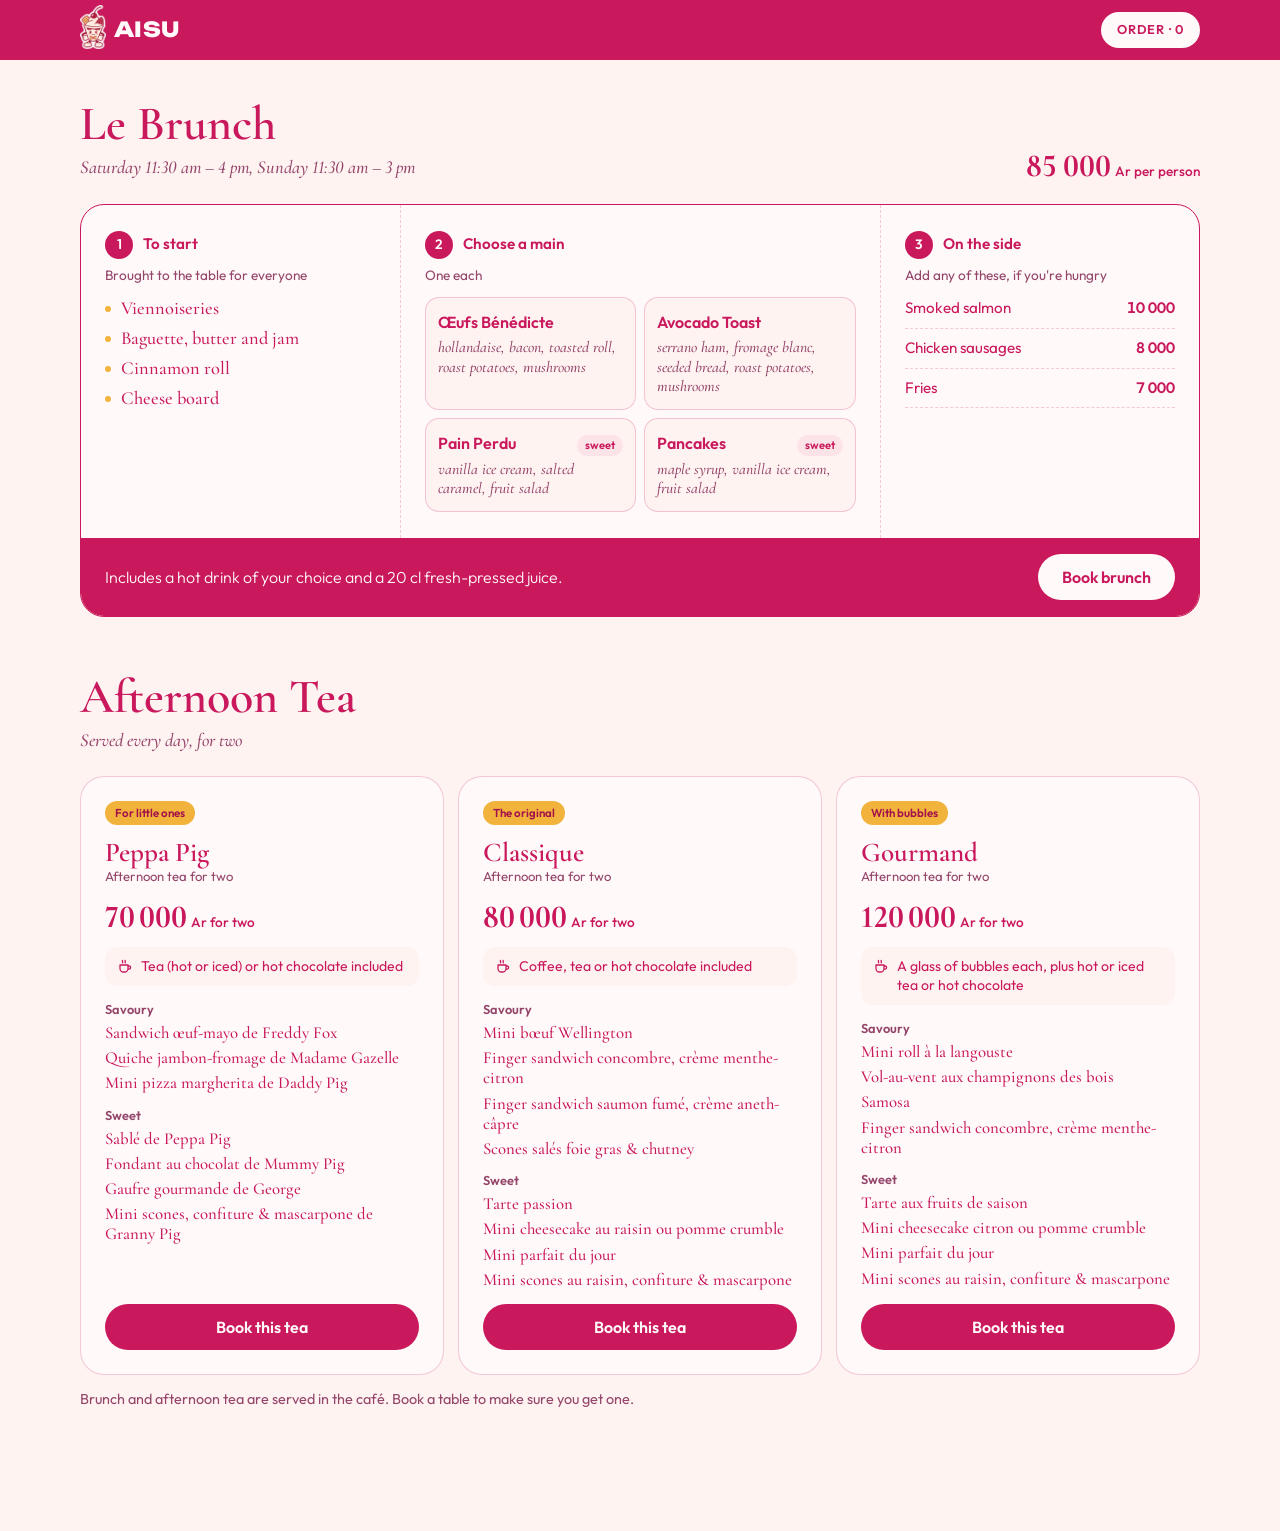
<file: dev/proposals/courses.html>
<!doctype html><html lang="en"><head><meta charset="utf-8"><meta name="viewport" content="width=device-width,initial-scale=1">
<title>Courses proposal</title><link rel="stylesheet" href="proto.css"><link rel="stylesheet" href="courses.css"></head>
<body><div id="app"></div>
<script src="../../assets/menu-data.js"></script><script src="common.js"></script><script src="courses.js"></script></body></html>
</file>
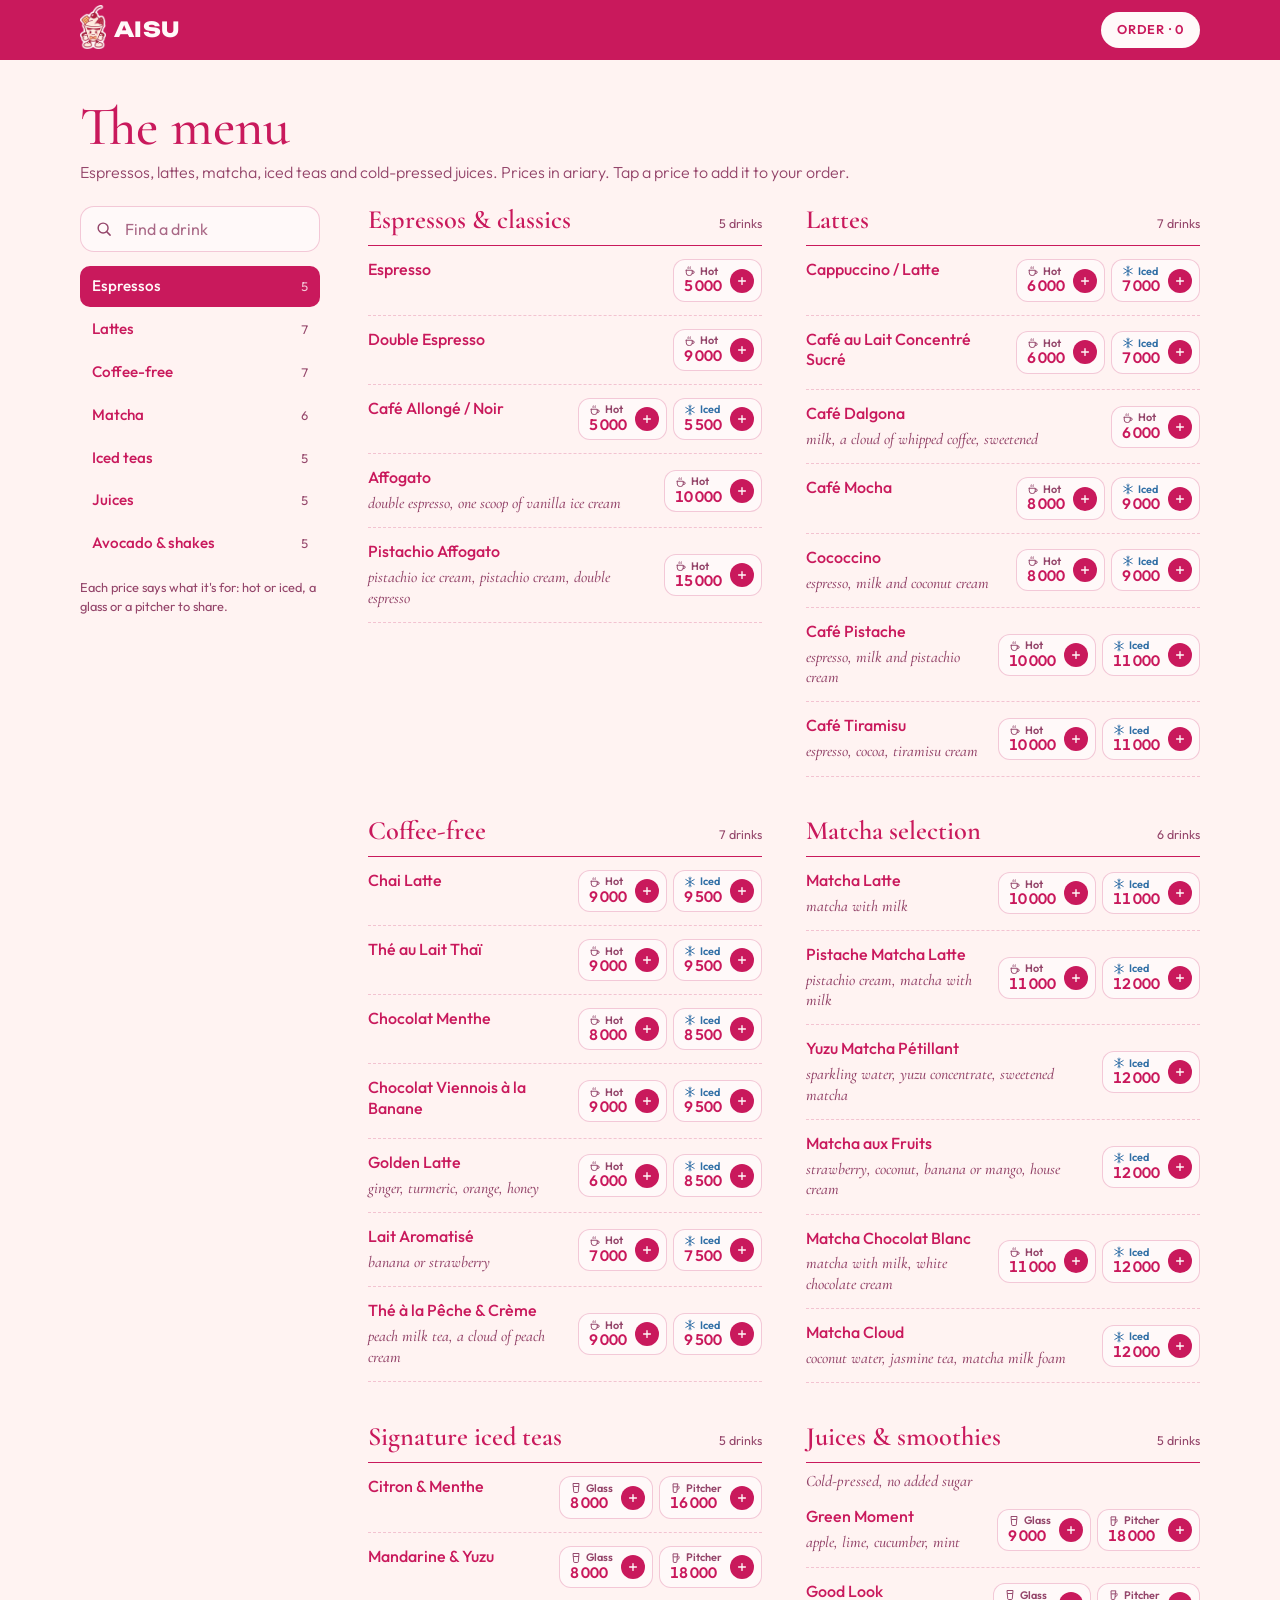
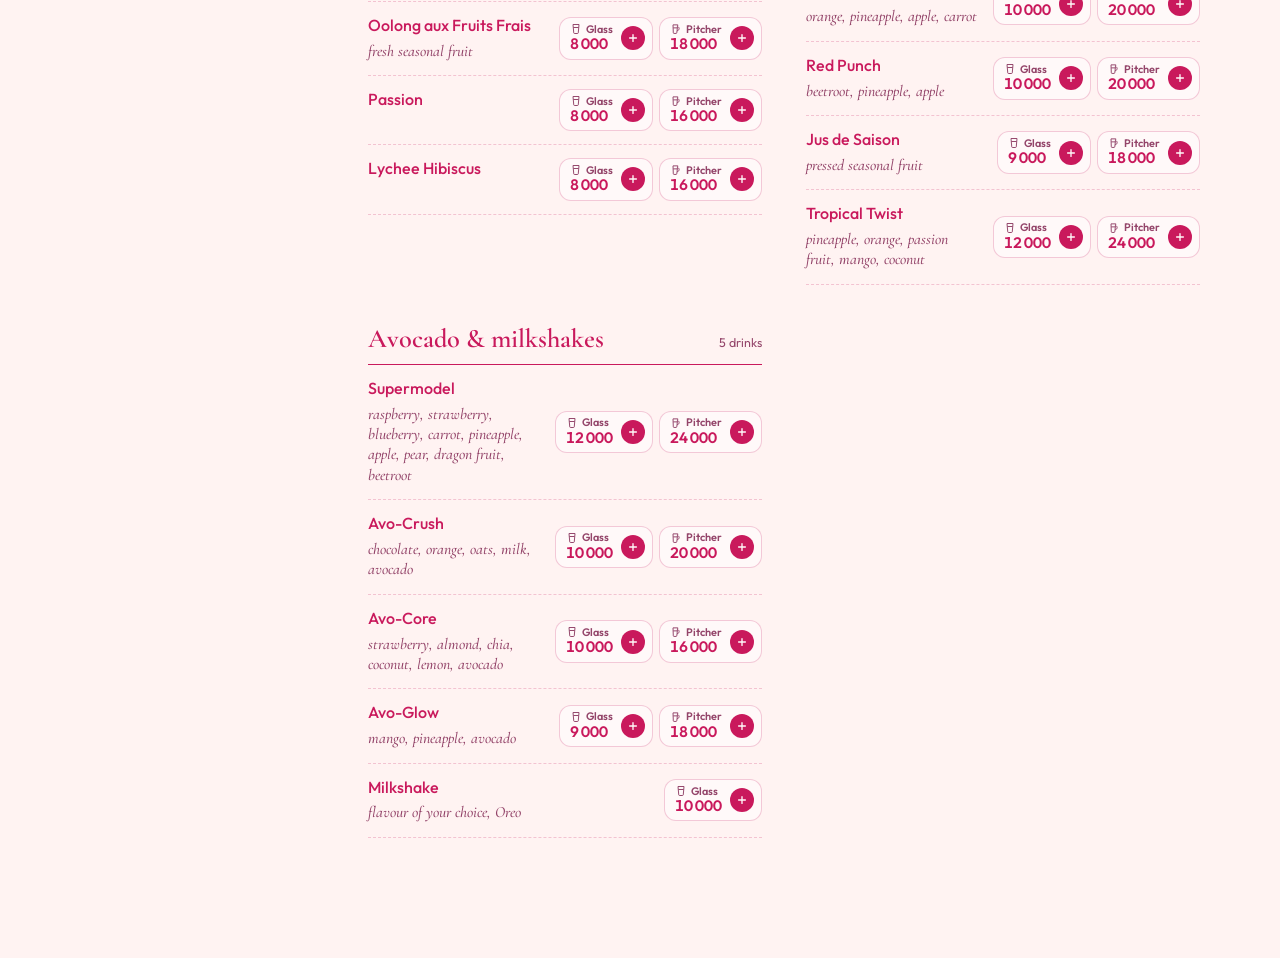
<file: dev/proposals/menu-a.html>
<!doctype html><html lang="en"><head><meta charset="utf-8"><meta name="viewport" content="width=device-width,initial-scale=1">
<title>Menu proposal A</title><link rel="stylesheet" href="proto.css"><link rel="stylesheet" href="menu-a.css"></head>
<body><div id="app"></div>
<script src="../../assets/menu-data.js"></script><script src="common.js"></script><script src="menu-a.js"></script></body></html>
</file>
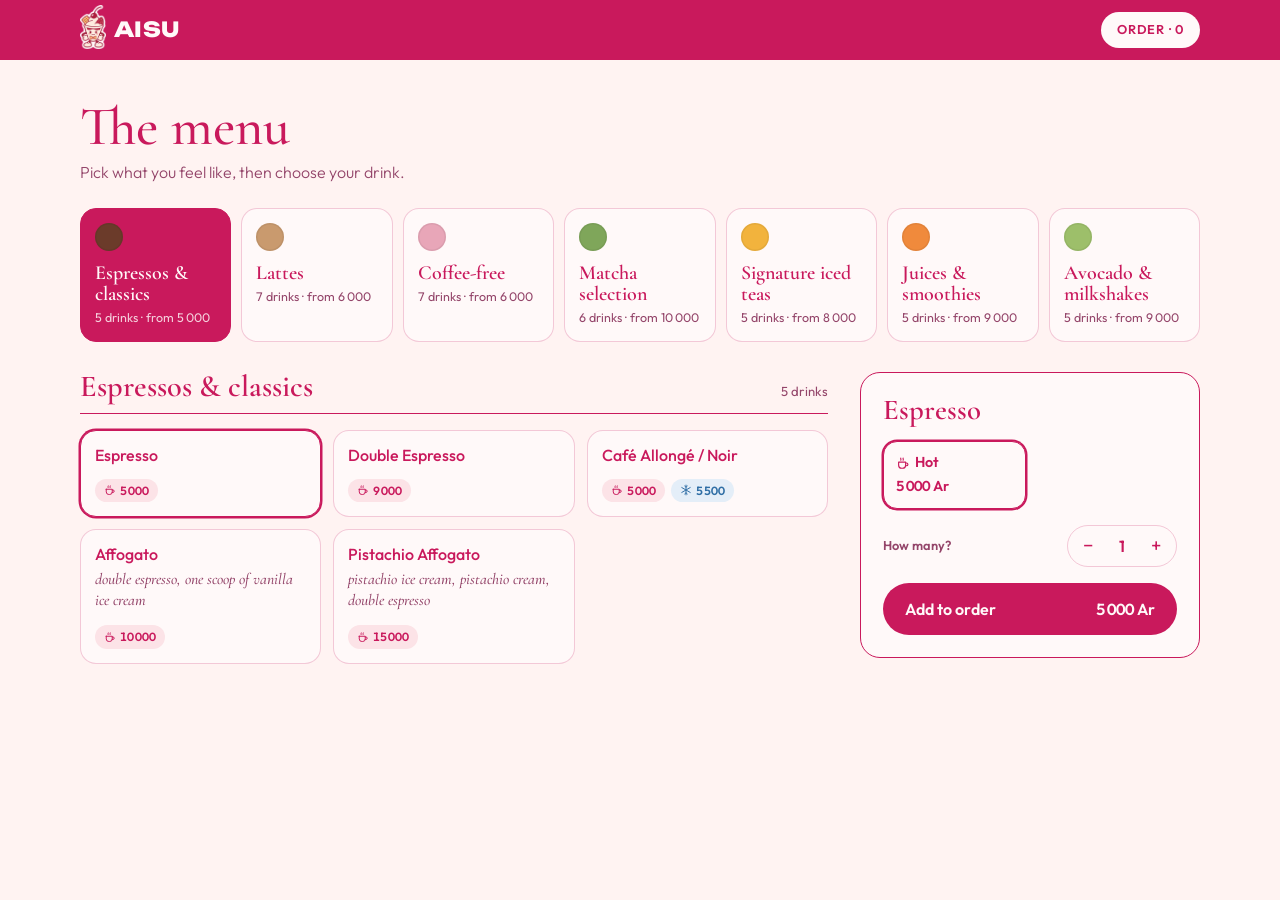
<file: dev/proposals/menu-b.html>
<!doctype html><html lang="en"><head><meta charset="utf-8"><meta name="viewport" content="width=device-width,initial-scale=1">
<title>Menu proposal B</title><link rel="stylesheet" href="proto.css"><link rel="stylesheet" href="menu-b.css"></head>
<body><div id="app"></div>
<script src="../../assets/menu-data.js"></script><script src="common.js"></script><script src="menu-b.js"></script></body></html>
</file>
<file: dev/proposals/proto.css>
@font-face{font-family:'Unbounded';font-style:normal;font-weight:700;font-display:swap;src:url(../../fonts/unbounded-latin-700-normal.woff2) format('woff2');unicode-range:U+0000-00FF,U+0131,U+0152-0153,U+02BB-02BC,U+02C6,U+02DA,U+02DC,U+2000-206F,U+20AC,U+2122,U+2191,U+2193,U+2212,U+2215,U+FEFF,U+FFFD}
@font-face{font-family:'Unbounded';font-style:normal;font-weight:700;font-display:swap;src:url(../../fonts/unbounded-latin-ext-700-normal.woff2) format('woff2');unicode-range:U+0100-02AF,U+0304,U+0308,U+0329,U+1E00-1E9F,U+1EF2-1EFF,U+2020,U+20A0-20AB,U+20AD-20C0,U+2113,U+2C60-2C7F,U+A720-A7FF}
@font-face{font-family:'Unbounded';font-style:normal;font-weight:800;font-display:swap;src:url(../../fonts/unbounded-latin-800-normal.woff2) format('woff2');unicode-range:U+0000-00FF,U+0131,U+0152-0153,U+02BB-02BC,U+02C6,U+02DA,U+02DC,U+2000-206F,U+20AC,U+2122,U+2191,U+2193,U+2212,U+2215,U+FEFF,U+FFFD}
@font-face{font-family:'Unbounded';font-style:normal;font-weight:800;font-display:swap;src:url(../../fonts/unbounded-latin-ext-800-normal.woff2) format('woff2');unicode-range:U+0100-02AF,U+0304,U+0308,U+0329,U+1E00-1E9F,U+1EF2-1EFF,U+2020,U+20A0-20AB,U+20AD-20C0,U+2113,U+2C60-2C7F,U+A720-A7FF}
@font-face{font-family:'Cormorant Garamond';font-style:normal;font-weight:500;font-display:swap;src:url(../../fonts/cormorant-garamond-latin-500-normal.woff2) format('woff2');unicode-range:U+0000-00FF,U+0131,U+0152-0153,U+02BB-02BC,U+02C6,U+02DA,U+02DC,U+2000-206F,U+20AC,U+2122,U+2191,U+2193,U+2212,U+2215,U+FEFF,U+FFFD}
@font-face{font-family:'Cormorant Garamond';font-style:normal;font-weight:500;font-display:swap;src:url(../../fonts/cormorant-garamond-latin-ext-500-normal.woff2) format('woff2');unicode-range:U+0100-02AF,U+0304,U+0308,U+0329,U+1E00-1E9F,U+1EF2-1EFF,U+2020,U+20A0-20AB,U+20AD-20C0,U+2113,U+2C60-2C7F,U+A720-A7FF}
@font-face{font-family:'Cormorant Garamond';font-style:normal;font-weight:600;font-display:swap;src:url(../../fonts/cormorant-garamond-latin-600-normal.woff2) format('woff2');unicode-range:U+0000-00FF,U+0131,U+0152-0153,U+02BB-02BC,U+02C6,U+02DA,U+02DC,U+2000-206F,U+20AC,U+2122,U+2191,U+2193,U+2212,U+2215,U+FEFF,U+FFFD}
@font-face{font-family:'Cormorant Garamond';font-style:normal;font-weight:600;font-display:swap;src:url(../../fonts/cormorant-garamond-latin-ext-600-normal.woff2) format('woff2');unicode-range:U+0100-02AF,U+0304,U+0308,U+0329,U+1E00-1E9F,U+1EF2-1EFF,U+2020,U+20A0-20AB,U+20AD-20C0,U+2113,U+2C60-2C7F,U+A720-A7FF}
@font-face{font-family:'Cormorant Garamond';font-style:normal;font-weight:700;font-display:swap;src:url(../../fonts/cormorant-garamond-latin-700-normal.woff2) format('woff2');unicode-range:U+0000-00FF,U+0131,U+0152-0153,U+02BB-02BC,U+02C6,U+02DA,U+02DC,U+2000-206F,U+20AC,U+2122,U+2191,U+2193,U+2212,U+2215,U+FEFF,U+FFFD}
@font-face{font-family:'Cormorant Garamond';font-style:normal;font-weight:700;font-display:swap;src:url(../../fonts/cormorant-garamond-latin-ext-700-normal.woff2) format('woff2');unicode-range:U+0100-02AF,U+0304,U+0308,U+0329,U+1E00-1E9F,U+1EF2-1EFF,U+2020,U+20A0-20AB,U+20AD-20C0,U+2113,U+2C60-2C7F,U+A720-A7FF}
@font-face{font-family:'Cormorant Garamond';font-style:italic;font-weight:500;font-display:swap;src:url(../../fonts/cormorant-garamond-latin-500-italic.woff2) format('woff2');unicode-range:U+0000-00FF,U+0131,U+0152-0153,U+02BB-02BC,U+02C6,U+02DA,U+02DC,U+2000-206F,U+20AC,U+2122,U+2191,U+2193,U+2212,U+2215,U+FEFF,U+FFFD}
@font-face{font-family:'Cormorant Garamond';font-style:italic;font-weight:500;font-display:swap;src:url(../../fonts/cormorant-garamond-latin-ext-500-italic.woff2) format('woff2');unicode-range:U+0100-02AF,U+0304,U+0308,U+0329,U+1E00-1E9F,U+1EF2-1EFF,U+2020,U+20A0-20AB,U+20AD-20C0,U+2113,U+2C60-2C7F,U+A720-A7FF}
@font-face{font-family:'Outfit';font-style:normal;font-weight:300;font-display:swap;src:url(../../fonts/outfit-latin-300-normal.woff2) format('woff2');unicode-range:U+0000-00FF,U+0131,U+0152-0153,U+02BB-02BC,U+02C6,U+02DA,U+02DC,U+2000-206F,U+20AC,U+2122,U+2191,U+2193,U+2212,U+2215,U+FEFF,U+FFFD}
@font-face{font-family:'Outfit';font-style:normal;font-weight:300;font-display:swap;src:url(../../fonts/outfit-latin-ext-300-normal.woff2) format('woff2');unicode-range:U+0100-02AF,U+0304,U+0308,U+0329,U+1E00-1E9F,U+1EF2-1EFF,U+2020,U+20A0-20AB,U+20AD-20C0,U+2113,U+2C60-2C7F,U+A720-A7FF}
@font-face{font-family:'Outfit';font-style:normal;font-weight:400;font-display:swap;src:url(../../fonts/outfit-latin-400-normal.woff2) format('woff2');unicode-range:U+0000-00FF,U+0131,U+0152-0153,U+02BB-02BC,U+02C6,U+02DA,U+02DC,U+2000-206F,U+20AC,U+2122,U+2191,U+2193,U+2212,U+2215,U+FEFF,U+FFFD}
@font-face{font-family:'Outfit';font-style:normal;font-weight:400;font-display:swap;src:url(../../fonts/outfit-latin-ext-400-normal.woff2) format('woff2');unicode-range:U+0100-02AF,U+0304,U+0308,U+0329,U+1E00-1E9F,U+1EF2-1EFF,U+2020,U+20A0-20AB,U+20AD-20C0,U+2113,U+2C60-2C7F,U+A720-A7FF}
@font-face{font-family:'Outfit';font-style:normal;font-weight:500;font-display:swap;src:url(../../fonts/outfit-latin-500-normal.woff2) format('woff2');unicode-range:U+0000-00FF,U+0131,U+0152-0153,U+02BB-02BC,U+02C6,U+02DA,U+02DC,U+2000-206F,U+20AC,U+2122,U+2191,U+2193,U+2212,U+2215,U+FEFF,U+FFFD}
@font-face{font-family:'Outfit';font-style:normal;font-weight:500;font-display:swap;src:url(../../fonts/outfit-latin-ext-500-normal.woff2) format('woff2');unicode-range:U+0100-02AF,U+0304,U+0308,U+0329,U+1E00-1E9F,U+1EF2-1EFF,U+2020,U+20A0-20AB,U+20AD-20C0,U+2113,U+2C60-2C7F,U+A720-A7FF}
@font-face{font-family:'Outfit';font-style:normal;font-weight:600;font-display:swap;src:url(../../fonts/outfit-latin-600-normal.woff2) format('woff2');unicode-range:U+0000-00FF,U+0131,U+0152-0153,U+02BB-02BC,U+02C6,U+02DA,U+02DC,U+2000-206F,U+20AC,U+2122,U+2191,U+2193,U+2212,U+2215,U+FEFF,U+FFFD}
@font-face{font-family:'Outfit';font-style:normal;font-weight:600;font-display:swap;src:url(../../fonts/outfit-latin-ext-600-normal.woff2) format('woff2');unicode-range:U+0100-02AF,U+0304,U+0308,U+0329,U+1E00-1E9F,U+1EF2-1EFF,U+2020,U+20A0-20AB,U+20AD-20C0,U+2113,U+2C60-2C7F,U+A720-A7FF}
@font-face{font-family:'Ms Madi';font-style:normal;font-weight:400;font-display:swap;src:url(../../fonts/ms-madi-latin-400-normal.woff2) format('woff2');unicode-range:U+0000-00FF,U+0131,U+0152-0153,U+02BB-02BC,U+02C6,U+02DA,U+02DC,U+2000-206F,U+20AC,U+2122,U+2191,U+2193,U+2212,U+2215,U+FEFF,U+FFFD}
@font-face{font-family:'Ms Madi';font-style:normal;font-weight:400;font-display:swap;src:url(../../fonts/ms-madi-latin-ext-400-normal.woff2) format('woff2');unicode-range:U+0100-02AF,U+0304,U+0308,U+0329,U+1E00-1E9F,U+1EF2-1EFF,U+2020,U+20A0-20AB,U+20AD-20C0,U+2113,U+2C60-2C7F,U+A720-A7FF}
:root{
  --cream:#FFF3F2;
  --paper:#FFF9F9;
  --cream-2:#FCE3E7;
  --wine:#C9195C;
  --wine-dk:#A3124A;
  --wine-rib:#DC3473;
  --gold:#F2B33D;
  --gold-lt:#F5C35A;
  --muted:#94456A;
  --line:rgba(201,25,92,.22);
  --ok:#2E6B47;
  --err:#B3261E;

  --f-mark:"Unbounded", "Arial Black", "Helvetica Neue", sans-serif;
  --f-display:"Cormorant Garamond", "Iowan Old Style", Georgia, serif;
  --f-script:"Ms Madi", "Brush Script MT", cursive;
  --f-body:"Outfit", "Helvetica Neue", Arial, system-ui, sans-serif;

  --t-xs:.75rem; --t-sm:.875rem; --t-base:1rem; --t-md:1.125rem; --t-lg:1.5rem;
  --t-xl:clamp(2.2rem,4.4vw,3.4rem); --t-hero:clamp(2.3rem,4.6vw,3.9rem);
  --cell:56px;
  color-scheme:light;
}
*,*::before,*::after{box-sizing:border-box;margin:0}
html{-webkit-text-size-adjust:100%}
body{background:var(--cream);color:var(--wine);font-family:var(--f-body);font-size:16px;line-height:1.5;-webkit-font-smoothing:antialiased;font-variant-numeric:lining-nums}
button{font:inherit;color:inherit}
img{display:block;max-width:100%}
.mark{font-family:var(--f-mark);font-weight:800;letter-spacing:.02em}
/* site header, as on the live site */
.nav{position:sticky;top:0;z-index:50;background:var(--wine);color:var(--paper)}
.nav .in{max-width:1160px;margin:0 auto;padding:0 20px;height:60px;display:flex;align-items:center;gap:8px}
.nav img{height:44px;width:auto;margin:-12px 0;transform:translateY(-3px)}
.nav .mark{font-size:1.3rem}
.nav .sp{flex:1}
.nav .ord{background:var(--paper);color:var(--wine);border-radius:999px;padding:8px 16px;font-size:.8rem;font-weight:600;letter-spacing:.06em}
.tabbar{position:fixed;left:0;right:0;bottom:0;height:68px;background:var(--paper);border-top:1px solid var(--line);display:none}
@media (max-width:760px){.tabbar{display:block}}
</file>
<file: dev/proposals/courses.css>
/* Courses: brunch as a three-step set menu, afternoon tea as a side-by-side comparison */
.wrap{max-width:1160px;margin:0 auto;padding:40px 20px 120px;display:grid;gap:56px}
.c-head{display:flex;justify-content:space-between;align-items:end;gap:20px;flex-wrap:wrap;margin-bottom:22px}
.c-head h2{font-family:var(--f-display);font-weight:600;font-size:clamp(2.2rem,4.4vw,3rem);line-height:1}
.c-head .when{font-family:var(--f-display);font-style:italic;font-size:1.15rem;color:var(--muted);margin-top:6px}
.price{font-family:var(--f-display);font-weight:700;font-size:2rem;line-height:1;font-variant-numeric:lining-nums}
.price small{font-family:var(--f-body);font-size:.85rem;font-weight:500;margin-left:4px}
.btn{display:inline-flex;align-items:center;justify-content:center;height:46px;padding:0 24px;border-radius:999px;background:var(--wine);color:var(--paper);font-weight:600;text-decoration:none;border:0}
.btn.ghost{background:none;color:var(--wine);border:1.5px solid var(--wine)}
/* brunch steps */
.set{display:grid;grid-template-columns:1fr 1.5fr 1fr;border:1.5px solid var(--wine);border-radius:24px;background:var(--paper);overflow:hidden}
.step{padding:26px 24px;display:grid;gap:12px;align-content:start}
.step + .step{border-left:1.5px dashed var(--line)}
.step .n{display:flex;align-items:center;gap:10px;font-weight:600;font-size:.95rem}
.step .n i{font-style:normal;width:28px;height:28px;border-radius:50%;background:var(--wine);color:var(--paper);display:grid;place-items:center;font-size:.85rem}
.step .hint{font-size:.85rem;color:var(--muted);margin-top:-6px}
.step ul{list-style:none;padding:0;display:grid;gap:8px}
.starters li{font-family:var(--f-display);font-size:1.15rem;line-height:1.2;padding-left:16px;position:relative}
.starters li::before{content:"";position:absolute;left:0;top:.5em;width:6px;height:6px;border-radius:50%;background:var(--gold)}
.mains{grid-template-columns:repeat(2,minmax(0,1fr))}
.mains li{border:1.5px solid var(--line);border-radius:14px;padding:12px;display:grid;gap:4px;align-content:start;background:var(--cream)}
.mains b{font-weight:600;display:flex;justify-content:space-between;gap:6px;align-items:baseline}
.mains em{font-style:normal;font-size:.7rem;font-weight:600;background:var(--cream-2);border-radius:999px;padding:2px 8px;white-space:nowrap}
.mains span{font-family:var(--f-display);font-style:italic;color:var(--muted);font-size:.98rem;line-height:1.25}
.extras li{display:flex;justify-content:space-between;gap:10px;border-bottom:1px dashed var(--line);padding-bottom:8px;font-size:.95rem}
.extras li span:last-child{font-variant-numeric:tabular-nums;font-weight:600;white-space:nowrap}
.set-foot{grid-column:1 / -1;display:flex;align-items:center;justify-content:space-between;gap:16px;padding:16px 24px;background:var(--wine);color:var(--paper)}
.set-foot p{font-weight:300}
.set-foot .btn{background:var(--paper);color:var(--wine)}
/* afternoon tea comparison */
.seg{display:none}
.compare{display:grid;grid-template-columns:repeat(3,minmax(0,1fr));gap:14px}
.tea{border:1.5px solid var(--line);border-radius:24px;background:var(--paper);padding:24px;display:grid;gap:14px;align-content:start;grid-template-rows:auto auto auto 1fr auto}
.tea:hover{border-color:var(--wine)}
.tea h3{font-family:var(--f-display);font-weight:600;font-size:1.7rem;line-height:1.05}
.tea .for{font-size:.82rem;color:var(--muted)}
.tea .inc{display:flex;gap:8px;align-items:flex-start;background:var(--cream);border-radius:12px;padding:10px 12px;font-size:.88rem;line-height:1.35}
.tea .inc svg{width:16px;height:16px;flex:none;margin-top:1px}
.tray{display:grid;gap:12px}
.tray h4{font-size:.8rem;font-weight:600;color:var(--muted);margin-bottom:4px}
.tray ul{list-style:none;padding:0;display:grid;gap:5px}
.tray li{font-family:var(--f-display);font-size:1.05rem;line-height:1.2}
.badge{justify-self:start;font-size:.72rem;font-weight:600;border-radius:999px;padding:3px 10px;background:var(--gold);color:var(--wine-dk)}
.tea .btn{width:100%}
.note{font-size:.9rem;color:var(--muted);margin-top:14px}
@media (max-width:900px){
  .set{grid-template-columns:minmax(0,1fr)}
  .step + .step{border-left:0;border-top:1.5px dashed var(--line)}
  .set-foot{flex-direction:column;align-items:stretch;text-align:left}
  .set-foot .btn{width:100%}
  .seg{display:grid;grid-template-columns:repeat(3,minmax(0,1fr));gap:4px;background:var(--cream-2);border-radius:14px;padding:4px;margin-bottom:14px}
  .seg button{border:0;background:none;border-radius:10px;padding:8px 4px;display:grid;gap:1px;cursor:pointer}
  .seg button b{font-weight:600;font-size:.88rem}
  .seg button span{font-size:.76rem;color:var(--muted);font-variant-numeric:tabular-nums}
  .seg button[aria-pressed="true"]{background:var(--paper);box-shadow:0 1px 3px rgba(120,10,50,.15)}
  .compare{grid-template-columns:minmax(0,1fr)}
  .tea{display:none}
  .tea.pick{display:grid;box-shadow:none}
}
@media (max-width:420px){ .mains{grid-template-columns:minmax(0,1fr)} .wrap{gap:44px} }
</file>
<file: dev/proposals/menu-a.css>
/* Proposal A: the whole drinks menu on one page, always open */
.menu{max-width:1160px;margin:0 auto;padding:40px 20px 120px}
.m-head{display:grid;gap:6px;margin-bottom:22px}
.m-head h1{font-family:var(--f-display);font-weight:500;font-size:clamp(2.4rem,5vw,3.4rem);line-height:1}
.m-head p{color:var(--muted);font-weight:300}
.layout{display:grid;grid-template-columns:240px minmax(0,1fr);gap:48px;align-items:start}
/* finder: search + group index (sidebar on desktop, sticky chip bar on phones) */
.finder{position:sticky;top:84px;display:grid;grid-template-columns:minmax(0,1fr);gap:14px;min-width:0}
.search{display:flex;align-items:center;gap:10px;background:var(--paper);border:1.5px solid var(--line);border-radius:14px;padding:0 14px;height:46px}
.search svg{width:18px;height:18px;flex:none;color:var(--muted)}
.search input{border:0;background:none;font:inherit;color:var(--wine);width:100%;outline:none}
.search input::placeholder{color:var(--muted);opacity:.8}
.search:focus-within{border-color:var(--wine)}
.index{display:grid;gap:2px;list-style:none;padding:0}
.index a{display:flex;justify-content:space-between;align-items:baseline;gap:10px;padding:9px 12px;border-radius:10px;text-decoration:none;color:var(--wine);font-weight:500;font-size:.95rem}
.index a span{font-size:.78rem;color:var(--muted);font-weight:400;font-variant-numeric:tabular-nums}
.index a:hover{background:var(--cream-2)}
.index a[aria-current="true"]{background:var(--wine);color:var(--paper)}
.index a[aria-current="true"] span{color:rgba(255,249,249,.8)}
.legend{font-size:.8rem;color:var(--muted);line-height:1.5}
/* groups */
.groups{display:grid;grid-template-columns:repeat(2,minmax(0,1fr));gap:40px 44px}
.grp{scroll-margin-top:90px;min-width:0}
.grp h2{font-family:var(--f-display);font-weight:600;font-size:1.65rem;line-height:1.1;padding-bottom:10px;border-bottom:1.5px solid var(--wine);display:flex;justify-content:space-between;align-items:baseline;gap:12px}
.grp h2 small{font-family:var(--f-body);font-size:.78rem;font-weight:400;color:var(--muted)}
.grp .sub{font-family:var(--f-display);font-style:italic;color:var(--muted);margin-top:6px}
.items{list-style:none;padding:0}
.item{display:grid;grid-template-columns:minmax(0,1fr) auto;gap:6px 14px;align-items:center;padding:13px 0;border-bottom:1px dashed var(--line)}
.item b{font-weight:500;font-size:1rem;line-height:1.3}
.item .note{grid-column:1;font-family:var(--f-display);font-style:italic;color:var(--muted);font-size:.98rem;line-height:1.3}
.opts{grid-row:1 / span 2;grid-column:2;display:flex;gap:6px}
.opt{display:grid;grid-template-columns:auto auto;align-items:center;column-gap:8px;border:1.5px solid var(--line);background:var(--paper);border-radius:12px;padding:5px 7px 5px 10px;cursor:pointer;min-width:84px;text-align:left}
.opt .l{display:flex;align-items:center;gap:4px;font-size:.68rem;font-weight:600;color:var(--muted);line-height:1}
.opt .l svg{width:12px;height:12px}
.opt[data-col="cold"] .l{color:#2F6EA5}
.opt .pr{grid-column:1;font-weight:600;font-variant-numeric:tabular-nums;font-size:.95rem;line-height:1.2}
.opt .add{grid-column:2;grid-row:1 / span 2;width:24px;height:24px;border-radius:50%;background:var(--wine);color:var(--paper);display:grid;place-items:center}
.opt .add svg{width:12px;height:12px}
.opt:hover{border-color:var(--wine)}
.opt.added{background:var(--wine);color:var(--paper);border-color:var(--wine)}
.opt.added .l{color:rgba(255,249,249,.85)}
.opt.added .add{background:var(--paper);color:var(--wine)}
mark{background:rgba(242,179,61,.45);color:inherit;border-radius:3px;padding:0 1px}
.none{color:var(--muted);padding:30px 0}
/* phones: the index becomes a sticky chip bar under the header */
@media (max-width:900px){
  .layout{grid-template-columns:minmax(0,1fr);gap:0}
  .item{grid-template-columns:minmax(0,1fr)}
  .opts{grid-row:auto;grid-column:1;flex-wrap:wrap;margin-top:6px}
  .groups{grid-template-columns:1fr;gap:34px}
  .finder{position:sticky;top:60px;z-index:20;margin:0 -20px;padding:10px 20px 10px;background:var(--cream);border-bottom:1px solid var(--line);gap:10px}
  .index{display:flex;gap:8px;overflow-x:auto;scrollbar-width:none;margin:0 -20px;padding:0 20px;scroll-padding:0 20px}
  .index::-webkit-scrollbar{display:none}
  .index a{flex:none;padding:8px 14px;border:1.5px solid var(--line);border-radius:999px;background:var(--paper);font-size:.88rem}
  .index a span{display:none}
  .legend{display:none}
  .search{height:42px}
  .groups{padding-top:22px}
  .grp{scroll-margin-top:178px}
  .m-head{margin-bottom:14px}
}
@media (max-width:420px){ .opt{min-width:78px;padding:5px 6px 5px 9px} .item{gap:6px 10px} }
</file>
<file: dev/proposals/menu-b.css>
/* Proposal B: pick a category, then a drink; options, quantity and Add live in one sheet */
.menu{max-width:1160px;margin:0 auto;padding:40px 20px 120px}
.m-head{display:grid;gap:6px;margin-bottom:24px}
.m-head h1{font-family:var(--f-display);font-weight:500;font-size:clamp(2.4rem,5vw,3.4rem);line-height:1}
.m-head p{color:var(--muted);font-weight:300}
/* category tiles */
.tiles{display:grid;grid-template-columns:repeat(7,minmax(0,1fr));gap:10px;list-style:none;padding:0}
.tile{width:100%;height:100%;display:grid;gap:4px;align-content:start;text-align:left;border:1.5px solid var(--line);background:var(--paper);border-radius:16px;padding:14px 14px 13px;cursor:pointer}
.tile .sw{width:28px;height:28px;border-radius:50%;background:var(--tint);margin-bottom:8px;box-shadow:inset 0 0 0 1.5px rgba(0,0,0,.06)}
.tile b{font-family:var(--f-display);font-weight:600;font-size:1.25rem;line-height:1.05}
.tile span{font-size:.78rem;color:var(--muted)}
.tile:hover{border-color:var(--wine)}
.tile[aria-pressed="true"]{background:var(--wine);border-color:var(--wine);color:var(--paper)}
.tile[aria-pressed="true"] span{color:rgba(255,249,249,.82)}
/* list + panel */
.stage{display:grid;grid-template-columns:minmax(0,1fr) 340px;gap:32px;margin-top:30px;align-items:start}
.list-head{display:flex;align-items:baseline;justify-content:space-between;gap:12px;border-bottom:1.5px solid var(--wine);padding-bottom:10px;margin-bottom:16px}
.list-head h2{font-family:var(--f-display);font-weight:600;font-size:1.9rem;line-height:1}
.list-head small{color:var(--muted);font-size:.82rem}
.back{display:none}
.cards{display:grid;grid-template-columns:repeat(3,minmax(0,1fr));gap:12px;list-style:none;padding:0}
.card{width:100%;height:100%;text-align:left;display:grid;gap:6px;align-content:start;border:1.5px solid var(--line);background:var(--paper);border-radius:16px;padding:14px;cursor:pointer}
.card b{font-weight:500;line-height:1.25}
.card i{font-family:var(--f-display);color:var(--muted);font-size:.98rem;line-height:1.3}
.card .from{margin-top:auto;padding-top:8px;display:flex;gap:6px;flex-wrap:wrap}
.chip{display:inline-flex;align-items:center;gap:4px;font-size:.74rem;font-weight:600;border-radius:999px;padding:3px 9px;background:var(--cream-2);font-variant-numeric:tabular-nums}
.chip svg{width:12px;height:12px}
.chip[data-col="cold"]{background:#E4EEF8;color:#2F6EA5}
.card:hover{border-color:var(--wine)}
.card[aria-current="true"]{border-color:var(--wine);box-shadow:0 0 0 1.5px var(--wine)}
/* the sheet: a side panel on desktop, a bottom sheet on phones */
.sheet{position:sticky;top:84px;background:var(--paper);border:1.5px solid var(--wine);border-radius:20px;padding:22px;display:grid;gap:16px}
.sheet h3{font-family:var(--f-display);font-weight:600;font-size:1.8rem;line-height:1.05}
.sheet .note{font-family:var(--f-display);font-style:italic;color:var(--muted);font-size:1.05rem;line-height:1.3;margin-top:-8px}
.sheet .lbl{font-size:.8rem;font-weight:600;color:var(--muted)}
.choice{display:grid;grid-template-columns:repeat(2,minmax(0,1fr));gap:8px}
.choice button{display:grid;gap:2px;justify-items:start;border:1.5px solid var(--line);border-radius:14px;background:var(--cream);padding:10px 12px;cursor:pointer}
.choice button .l{display:flex;align-items:center;gap:5px;font-weight:600;font-size:.9rem}
.choice button .l svg{width:14px;height:14px}
.choice button .p{font-variant-numeric:tabular-nums;color:var(--muted);font-size:.9rem}
.choice button[aria-pressed="true"]{border-color:var(--wine);background:var(--paper);box-shadow:0 0 0 1.5px var(--wine)}
.choice button[aria-pressed="true"] .p{color:var(--wine);font-weight:600}
.qrow{display:flex;align-items:center;justify-content:space-between}
.qty{display:flex;align-items:center;border:1.5px solid var(--line);border-radius:999px}
.qty button{width:40px;height:40px;border:0;background:none;font-size:1.2rem;cursor:pointer}
.qty output{min-width:28px;text-align:center;font-weight:600}
.addbtn{display:flex;justify-content:space-between;align-items:center;width:100%;height:52px;border:0;border-radius:999px;background:var(--wine);color:var(--paper);font-weight:600;padding:0 22px;cursor:pointer;font-size:1rem}
.addbtn span:last-child{font-variant-numeric:tabular-nums}
.empty{color:var(--muted);font-family:var(--f-display);font-style:italic;font-size:1.15rem}
.scrim{display:none}
@media (max-width:1000px){ .tiles{grid-template-columns:repeat(4,minmax(0,1fr))} .cards{grid-template-columns:repeat(2,minmax(0,1fr))} }
@media (max-width:760px){
  .tiles{grid-template-columns:repeat(2,minmax(0,1fr))}
  .tile{padding:14px;min-height:112px}
  .tile b{font-size:1.3rem}
  .stage{grid-template-columns:minmax(0,1fr);margin-top:0}
  .app-phone .tiles.is-hidden{display:none}
  .app-phone .stage.is-hidden{display:none}
  .back{display:inline-flex;align-items:center;gap:6px;border:0;background:none;color:var(--wine);font-weight:500;padding:0;margin-bottom:14px;cursor:pointer}
  .switch{display:flex;gap:8px;overflow-x:auto;scrollbar-width:none;margin:0 -20px 18px;padding:0 20px}
  .switch::-webkit-scrollbar{display:none}
  .switch button{flex:none;border:1.5px solid var(--line);background:var(--paper);border-radius:999px;padding:7px 13px;font-size:.86rem;font-weight:500;cursor:pointer}
  .switch button[aria-pressed="true"]{background:var(--wine);color:var(--paper);border-color:var(--wine)}
  .cards{grid-template-columns:minmax(0,1fr);gap:0}
  .card{border:0;border-bottom:1px dashed var(--line);border-radius:0;background:none;padding:14px 0;grid-template-columns:minmax(0,1fr) auto;align-items:center}
  .card b,.card i{grid-column:1}
  .card .from{grid-column:2;grid-row:1 / span 2;margin:0;padding:0;flex-direction:row;align-items:center;gap:6px}
  .card[aria-current="true"]{box-shadow:none}
  .sheet{position:fixed;left:0;right:0;bottom:0;top:auto;z-index:80;border-radius:24px 24px 0 0;border:0;padding:12px 20px 24px;box-shadow:0 -8px 30px rgba(120,10,50,.18);transform:translateY(105%);transition:transform .28s ease}
  .sheet::before{content:"";justify-self:center;width:40px;height:4px;border-radius:2px;background:var(--line)}
  .sheet.open{transform:none}
  .scrim{display:block;position:fixed;inset:0;z-index:70;background:rgba(80,10,35,.35);opacity:0;pointer-events:none;transition:opacity .2s}
  .scrim.open{opacity:1;pointer-events:auto}
}
@media (min-width:761px){ .switch{display:none} }
@media (prefers-reduced-motion:reduce){ .sheet,.scrim{transition:none} }
</file>
